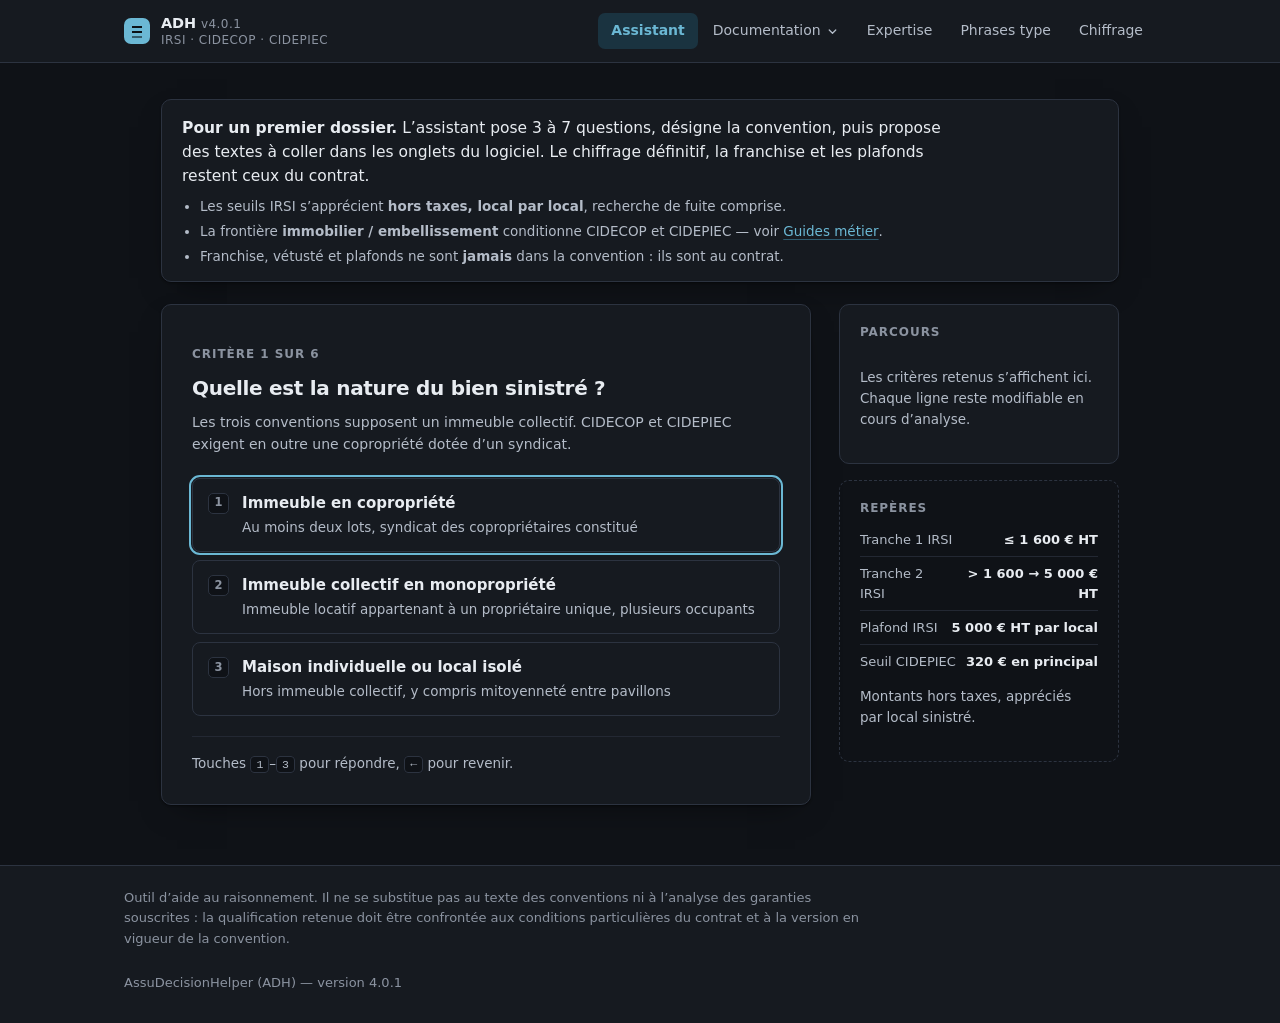
<file: index.html>
<!doctype html>
<html lang="fr">
  <head>
    <meta charset="utf-8" />
    <meta name="viewport" content="width=device-width, initial-scale=1" />
    <meta name="theme-color" content="#0f1217" />
    <title>ADH — AssuDecisionHelper · IRSI · CIDECOP · CIDEPIEC</title>
    <meta
      name="description"
      content="Aide les nouveaux experts à qualifier IRSI, CIDECOP ou CIDEPIEC, chiffrer l'assiette du dossier et coller les textes dans leur logiciel."
    />
    <link rel="stylesheet" href="assets/styles.css" />
  </head>
  <body>
    <header class="topbar">
      <div class="wrap topbar__inner">
        <a class="brand" href="index.html">
          <span class="brand__mark" aria-hidden="true"></span>
          <span class="brand__text">
            <strong>ADH <span class="brand__version" id="brand-version"></span></strong>
            <span>IRSI · CIDECOP · CIDEPIEC</span>
          </span>
        </a>
        <nav class="nav" id="nav-principal" aria-label="Navigation principale"></nav>
      </div>
    </header>

    <main class="wrap">
      <!-- ================= Assistant ================= -->
      <section id="view-assistant">
        <aside id="intro-novice" class="intro">
          <p>
            <strong>Pour un premier dossier.</strong> L’assistant pose 3 à 7 questions, désigne la convention, puis
            propose des textes à coller dans les onglets du logiciel. Le chiffrage définitif, la franchise et les
            plafonds restent ceux du contrat.
          </p>
          <ul>
            <li>Les seuils IRSI s’apprécient <strong>hors taxes, local par local</strong>, recherche de fuite comprise.</li>
            <li>
              La frontière <strong>immobilier / embellissement</strong> conditionne CIDECOP et CIDEPIEC — voir
              <button class="linkbtn" type="button" data-view="guides">Guides métier</button>.
            </li>
            <li>Franchise, vétusté et plafonds ne sont <strong>jamais</strong> dans la convention : ils sont au contrat.</li>
          </ul>
        </aside>
        <div class="layout">
          <div class="layout__main">
            <div id="stage" aria-live="polite"></div>
          </div>

          <aside class="layout__side" aria-label="Récapitulatif du parcours">
            <div class="panel">
              <div class="panel__head">
                <h2>Parcours</h2>
                <button id="reset" class="linkbtn" type="button" hidden>Réinitialiser</button>
              </div>
              <ol id="trail" class="trail"></ol>
              <p id="trail-empty" class="muted small">
                Les critères retenus s’affichent ici. Chaque ligne reste modifiable en cours d’analyse.
              </p>
            </div>

            <div class="panel panel--quiet">
              <h2>Repères</h2>
              <dl class="reperes">
                <div><dt>Tranche 1 IRSI</dt><dd>≤ 1 600 € HT</dd></div>
                <div><dt>Tranche 2 IRSI</dt><dd>&gt; 1 600 → 5 000 € HT</dd></div>
                <div><dt>Plafond IRSI</dt><dd>5 000 € HT par local</dd></div>
                <div><dt>Seuil CIDEPIEC</dt><dd>320 € en principal</dd></div>
              </dl>
              <p class="muted small">Montants hors taxes, appréciés par local sinistré.</p>
            </div>
          </aside>
        </div>
      </section>

      <!-- ================= Guides ================= -->
      <section id="view-guides" hidden>
        <div class="pagehead">
          <h1>Guides métier</h1>
          <p class="muted">
            Repères pour chiffrer l’assiette, qualifier immobilier / embellissements / mobilier, et ne pas confondre
            convention et contrat. Ces fiches n’augmentent pas les garanties souscrites.
          </p>
        </div>
        <div id="guides-toc" class="guide-toc"></div>
        <div id="guides" class="guides"></div>
      </section>

      <!-- ================= Fiches ================= -->
      <section id="view-fiches" hidden>
        <div class="pagehead">
          <h1>Fiches conventions</h1>
          <p class="muted">
            Périmètre, mécanisme et répartition de la charge pour chacune des conventions mobilisables en immeuble
            collectif.
          </p>
        </div>

        <div class="table-scroll">
          <table class="compare">
            <caption class="sr-only">Comparatif des trois conventions</caption>
            <thead>
              <tr>
                <th scope="col">Critère</th>
                <th scope="col">IRSI</th>
                <th scope="col">CIDECOP</th>
                <th scope="col">CIDEPIEC</th>
              </tr>
            </thead>
            <tbody>
              <tr>
                <th scope="row">Immeuble</th>
                <td>Collectif, copropriété ou monopropriété</td>
                <td>Copropriété</td>
                <td>Copropriété</td>
              </tr>
              <tr>
                <th scope="row">Périls</th>
                <td>Dégât des eaux, incendie</td>
                <td>Dégât des eaux</td>
                <td>Incendie, foudre, explosion, tempête, CatNat, vol, vandalisme, choc, attentat</td>
              </tr>
              <tr>
                <th scope="row">Montant</th>
                <td>≤ 5 000 € HT par local</td>
                <td>Au-delà du champ IRSI</td>
                <td>&gt; 320 € en principal</td>
              </tr>
              <tr>
                <th scope="row">Gestion</th>
                <td>Assureur gestionnaire unique</td>
                <td>Répartition par nature de dommage</td>
                <td>Répartition par nature de dommage</td>
              </tr>
              <tr>
                <th scope="row">Recours</th>
                <td>Abandonné en T1, ouvert en T2</td>
                <td>Renonciation réciproque</td>
                <td>Renonciation réciproque</td>
              </tr>
            </tbody>
          </table>
        </div>

        <div id="fiches" class="fiches"></div>
      </section>

      <!-- ================= Sources ================= -->
      <section id="view-sources" hidden>
        <div class="pagehead">
          <h1>Sources</h1>
          <p class="muted">
            Documents sur lesquels reposent les règles codées dans cet outil, et points que ces documents ne
            permettent pas de trancher. Liens vérifiés le <span id="date-consultation"></span>.
          </p>
        </div>
        <div id="reserves"></div>
        <div id="sources" class="sources"></div>
      </section>
    </main>

    <footer class="footer">
      <div class="wrap footer__inner">
        <p>
          Outil d’aide au raisonnement. Il ne se substitue pas au texte des conventions ni à l’analyse des garanties
          souscrites : la qualification retenue doit être confrontée aux conditions particulières du contrat et à la
          version en vigueur de la convention.
        </p>
        <p class="footer__meta" id="footer-version"></p>
      </div>
    </footer>

    <script src="assets/version.js"></script>
    <script src="assets/rules.js"></script>
    <script src="assets/sources.js"></script>
    <script src="assets/guides.js"></script>
    <script src="assets/textes.js"></script>
    <script src="assets/parcours.js"></script>
    <script src="assets/nav.js"></script>
    <script src="assets/app.js"></script>
  </body>
</html>
</file>
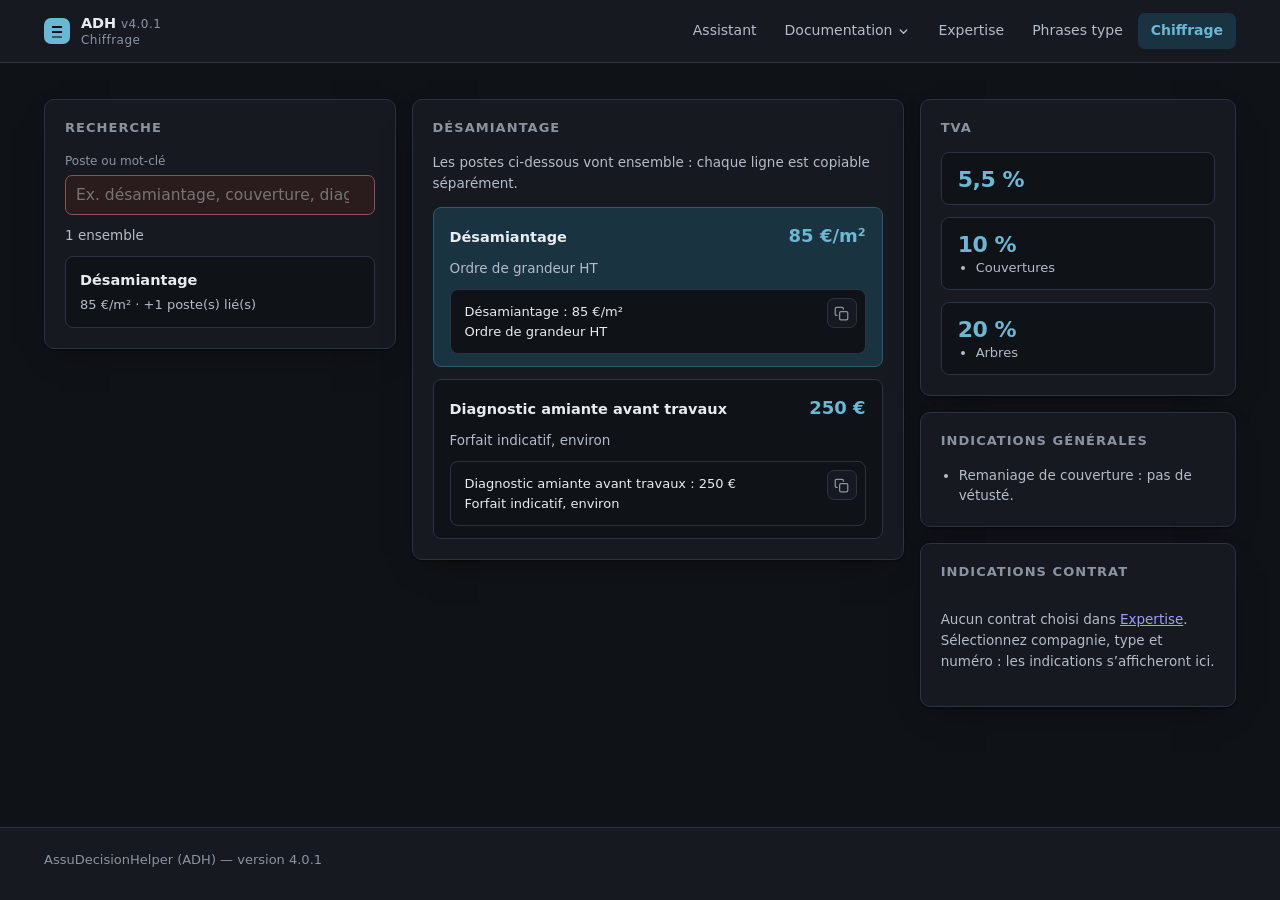
<file: chiffrage.html>
<!doctype html>
<html lang="fr">
  <head>
    <meta charset="utf-8" />
    <meta name="viewport" content="width=device-width, initial-scale=1" />
    <meta name="theme-color" content="#0f1217" />
    <title>ADH — Chiffrage</title>
    <meta
      name="description"
      content="Base de recherche de prix indicatifs : postes liés, TVA et règles de chiffrage."
    />
    <link rel="stylesheet" href="assets/styles.css" />
  </head>
  <body class="page-expertise page-chiffrage">
    <header class="topbar">
      <div class="wrap wrap--wide topbar__inner">
        <a class="brand" href="index.html">
          <span class="brand__mark" aria-hidden="true"></span>
          <span class="brand__text">
            <strong>ADH <span class="brand__version" id="brand-version"></span></strong>
            <span>Chiffrage</span>
          </span>
        </a>
        <nav class="nav" id="nav-principal" aria-label="Navigation principale"></nav>
      </div>
    </header>

    <main class="wrap wrap--wide">
      <p id="chf-erreur" class="exp-erreur" hidden></p>

      <div class="chf-layout">
        <section class="exp-card chf-recherche" aria-labelledby="titre-recherche">
          <h2 id="titre-recherche">Recherche</h2>
          <label class="field chf-recherche__champ">
            <span class="field__label">Poste ou mot-clé</span>
            <input
              id="chf-query"
              class="field__input saisie"
              type="search"
              placeholder="Ex. désamiantage, couverture, diagnostic…"
              autocomplete="off"
              spellcheck="false"
            />
          </label>
          <p id="chf-compteur" class="muted small chf-compteur" aria-live="polite"></p>
          <ul id="chf-resultats" class="chf-resultats" role="listbox" aria-label="Ensembles de postes"></ul>
        </section>

        <section class="exp-card chf-detail" aria-labelledby="titre-detail" hidden>
          <h2 id="titre-detail">Postes liés</h2>
          <p id="chf-detail-intro" class="muted small"></p>
          <div id="chf-postes" class="chf-postes"></div>
        </section>

        <aside class="chf-aide">
          <section class="exp-card" aria-labelledby="titre-tva">
            <h2 id="titre-tva">TVA</h2>
            <div id="chf-tva" class="exp-chiffrage__grille"></div>
          </section>
          <section class="exp-card" aria-labelledby="titre-indic">
            <h2 id="titre-indic">Indications générales</h2>
            <div id="chf-indic"></div>
          </section>
          <section class="exp-card chf-contrat" aria-labelledby="titre-contrat">
            <h2 id="titre-contrat">Indications contrat</h2>
            <p id="chf-contrat-ref" class="chf-contrat__ref muted small"></p>
            <div id="chf-contrat-corps"></div>
          </section>
        </aside>
      </div>
    </main>

    <footer class="footer">
      <div class="wrap wrap--wide footer__inner">
        <p class="footer__meta" id="footer-version"></p>
      </div>
    </footer>

    <script src="assets/version.js"></script>
    <script src="assets/nav.js"></script>
    <script src="assets/copie.js"></script>
    <script src="assets/contrat-actif.js"></script>
    <script src="assets/chiffrage-moteur.js"></script>
    <script src="assets/chiffrage.js"></script>
  </body>
</html>
</file>
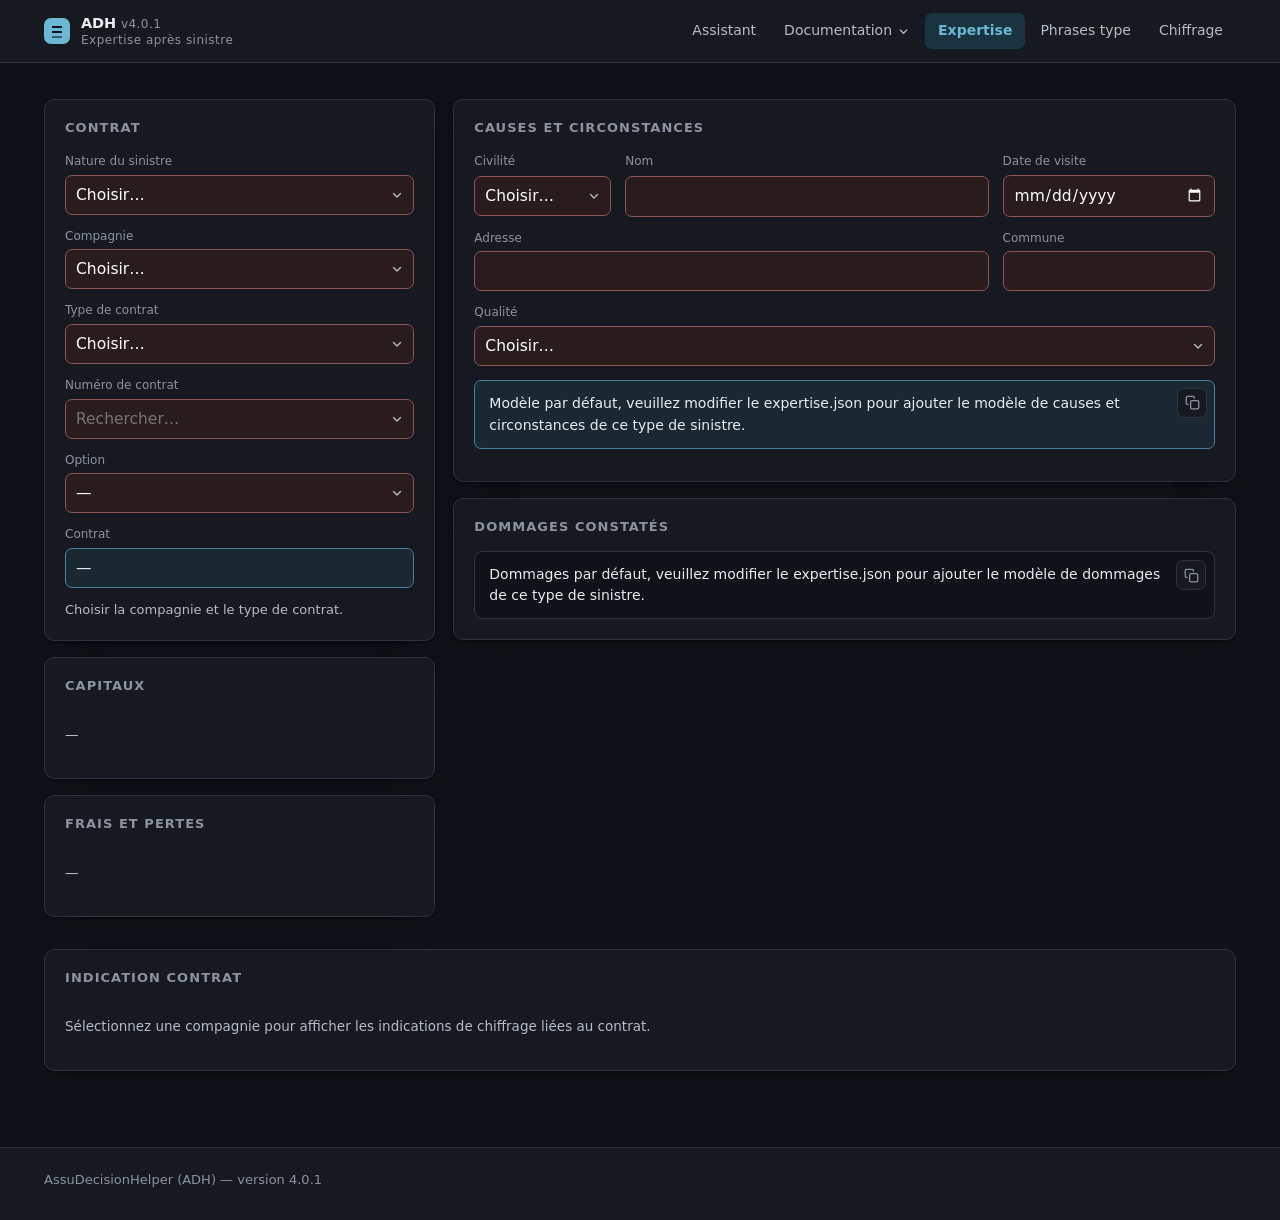
<file: expertise.html>
<!doctype html>
<html lang="fr">
  <head>
    <meta charset="utf-8" />
    <meta name="viewport" content="width=device-width, initial-scale=1" />
    <meta name="theme-color" content="#0f1217" />
    <title>ADH — Expertise · formulaire de dossier</title>
    <meta
      name="description"
      content="Formulaire d'expertise : capitaux, frais et textes de dossier calculés d'après la nature, la compagnie, le contrat et l'option."
    />
    <link rel="stylesheet" href="assets/styles.css" />
  </head>
  <body class="page-expertise">
    <header class="topbar">
      <div class="wrap wrap--wide topbar__inner">
        <a class="brand" href="index.html">
          <span class="brand__mark" aria-hidden="true"></span>
          <span class="brand__text">
            <strong>ADH <span class="brand__version" id="brand-version"></span></strong>
            <span>Expertise après sinistre</span>
          </span>
        </a>
        <nav class="nav" id="nav-principal" aria-label="Navigation principale"></nav>
      </div>
    </header>

    <main class="wrap wrap--wide">
      <p id="exp-erreur" class="exp-erreur" hidden></p>

      <div class="exp-layout">
        <div class="exp-col exp-col--fiche">
          <section class="exp-card" aria-labelledby="titre-contrat">
            <h2 id="titre-contrat">Contrat</h2>
            <div class="exp-grid">
              <div class="field">
                <span class="field__label">Nature du sinistre</span>
                <input type="hidden" id="exp-nature" />
                <div id="combo-nature"></div>
              </div>
              <div class="field">
                <span class="field__label">Compagnie</span>
                <input type="hidden" id="exp-compagnie" />
                <div id="combo-compagnie"></div>
              </div>
              <div class="field">
                <span class="field__label">Type de contrat</span>
                <input type="hidden" id="exp-type" />
                <div id="combo-type"></div>
              </div>
              <div class="field">
                <span class="field__label">Numéro de contrat</span>
                <input type="hidden" id="exp-numero" />
                <div id="combo-numero"></div>
              </div>
              <div class="field">
                <span class="field__label">Option</span>
                <input type="hidden" id="exp-option" />
                <div id="combo-option"></div>
              </div>
              <div class="field">
                <span class="field__label">Contrat</span>
                <output id="exp-libelle" class="field__input calcule">—</output>
              </div>
            </div>
            <p id="exp-motif" class="exp-motif" hidden></p>
          </section>

          <section class="exp-card" aria-labelledby="titre-capitaux">
            <h2 id="titre-capitaux">Capitaux</h2>
            <div id="exp-capitaux" class="exp-pile"></div>
          </section>

          <section class="exp-card" aria-labelledby="titre-frais">
            <h2 id="titre-frais">Frais et pertes</h2>
            <div id="exp-frais" class="exp-pile"></div>
          </section>
        </div>

        <div class="exp-col exp-col--textes">
          <section class="exp-card" aria-labelledby="titre-causes">
            <h2 id="titre-causes">Causes et circonstances</h2>
            <!-- Une seule grille de 10 colonnes : data-largeur donne à chaque
                 champ la place que son contenu réclame, et un champ masqué
                 laisse les autres se replacer. Les champs porteurs de
                 data-champ-modele n'apparaissent que si le modèle de la nature
                 choisie cite l'une de leurs variables. -->
            <div class="exp-champs">
              <div class="field" data-largeur="2">
                <span class="field__label">Civilité</span>
                <input type="hidden" id="exp-civilite" />
                <div id="combo-civilite"></div>
              </div>
              <label class="field" data-largeur="5">
                <span class="field__label">Nom</span>
                <input id="exp-nom" class="field__input saisie" />
              </label>
              <label class="field" data-largeur="3">
                <span class="field__label">Date de visite</span>
                <input id="exp-date" class="field__input saisie" type="date" />
              </label>

              <label class="field" data-largeur="7">
                <span class="field__label">Adresse</span>
                <input id="exp-adresse" class="field__input saisie" />
              </label>
              <label class="field" data-largeur="3">
                <span class="field__label">Commune</span>
                <input id="exp-commune" class="field__input saisie" />
              </label>

              <div class="field" data-largeur="10">
                <span class="field__label">Qualité</span>
                <input type="hidden" id="exp-qualite" />
                <div id="combo-qualite"></div>
              </div>
              <div class="field" data-largeur="4" data-champ-modele="typeBien" hidden>
                <span class="field__label">Type de bien</span>
                <input type="hidden" id="exp-bien" />
                <div id="combo-bien"></div>
              </div>

              <label class="field" data-largeur="3" data-champ-modele="dateSinistre periode" hidden>
                <span class="field__label">Sinistre du</span>
                <input id="exp-sinistre-debut" class="field__input saisie" type="date" />
              </label>
              <label class="field" data-largeur="3" data-champ-modele="periode" hidden>
                <span class="field__label">au (facultatif)</span>
                <input id="exp-sinistre-fin" class="field__input saisie" type="date" />
              </label>
              <label class="field" data-largeur="4" data-champ-modele="vitesseVent" hidden>
                <span class="field__label">Vent max. (km/h)</span>
                <input id="exp-vent" class="field__input saisie" inputmode="decimal" />
              </label>

              <!-- Cases des variantes du modèle actif : elles sont déclarées
                   dans le référentiel (modeles.<nature>.variantes), libellé
                   compris, et rendues ici. Une nouvelle variante ne demande
                   donc aucune retouche du HTML. Elles ouvrent la rangée : la
                   variante « Phénomène » écarte la tempête nommée, la coche se
                   lit donc avant le champ qu'elle fait disparaître. -->
              <div class="exp-cases" data-largeur="3" id="exp-variantes" hidden></div>
              <label class="field" data-largeur="4" data-champ-modele="tempete" hidden>
                <span class="field__label">Nom de la tempête</span>
                <input id="exp-tempete" class="field__input saisie" />
              </label>
              <div class="field" data-largeur="3" data-champ-modele="alentour" hidden>
                <span class="field__label">Dommages alentour</span>
                <input type="hidden" id="exp-alentour" />
                <div id="combo-alentour"></div>
              </div>
              <label class="field" data-largeur="4" data-champ-modele="appareil" hidden>
                <span class="field__label">Appareil sinistré</span>
                <input id="exp-appareil" class="field__input saisie" placeholder="la pompe à eau" />
              </label>
              <label class="field" data-largeur="3" data-champ-modele="marque" hidden>
                <span class="field__label">Marque</span>
                <input id="exp-marque" class="field__input saisie" />
              </label>
              <label class="field" data-largeur="3" data-champ-modele="modele" hidden>
                <span class="field__label">Modèle</span>
                <input id="exp-modele" class="field__input saisie" />
              </label>
              <label class="field" data-largeur="2" data-champ-modele="anneeAcquisition" hidden>
                <span class="field__label">Année d'acquisition</span>
                <input id="exp-annee-appareil" class="field__input saisie" inputmode="numeric" />
              </label>
              <label class="field" data-largeur="10" data-champ-modele="fonctionAppareil" hidden>
                <span class="field__label">Fonction de l'appareil</span>
                <textarea id="exp-fonction-appareil" class="field__input saisie" rows="2"></textarea>
              </label>
              <label class="field" data-largeur="5" data-champ-modele="entreprise" hidden>
                <span class="field__label">Entreprise (devis)</span>
                <input id="exp-entreprise" class="field__input saisie" />
              </label>
              <label class="field" data-largeur="3" data-champ-modele="heureSinistre" hidden>
                <span class="field__label">Heure du sinistre</span>
                <input id="exp-heure-sinistre" class="field__input saisie" placeholder="1 h du matin" />
              </label>
              <label class="field" data-largeur="7" data-champ-modele="pointFrappe" hidden>
                <span class="field__label">Point de frappe de la foudre</span>
                <input id="exp-point-frappe" class="field__input saisie" placeholder="la parabole installée sur la toiture de l'habitation" />
              </label>
            </div>
            <div id="exp-causes" class="exp-texte calcule"></div>
          </section>

          <section class="exp-card" aria-labelledby="titre-dommages">
            <h2 id="titre-dommages">Dommages constatés</h2>
            <div id="exp-dommages" class="exp-copies"></div>
          </section>
        </div>
      </div>

      <section class="exp-card exp-indic-contrat" aria-labelledby="titre-indic-contrat">
        <h2 id="titre-indic-contrat">Indication contrat</h2>
        <div id="exp-indic-contrat-corps"></div>
      </section>
    </main>

    <footer class="footer">
      <div class="wrap wrap--wide footer__inner">
        <p class="footer__meta" id="footer-version"></p>
      </div>
    </footer>

    <script src="assets/version.js"></script>
    <script src="assets/nav.js"></script>
    <script src="assets/copie.js"></script>
    <script src="assets/contrat-actif.js"></script>
    <script src="assets/chiffrage-moteur.js"></script>
    <script src="assets/expertise-moteur.js"></script>
    <script src="assets/expertise.js"></script>
  </body>
</html>
</file>
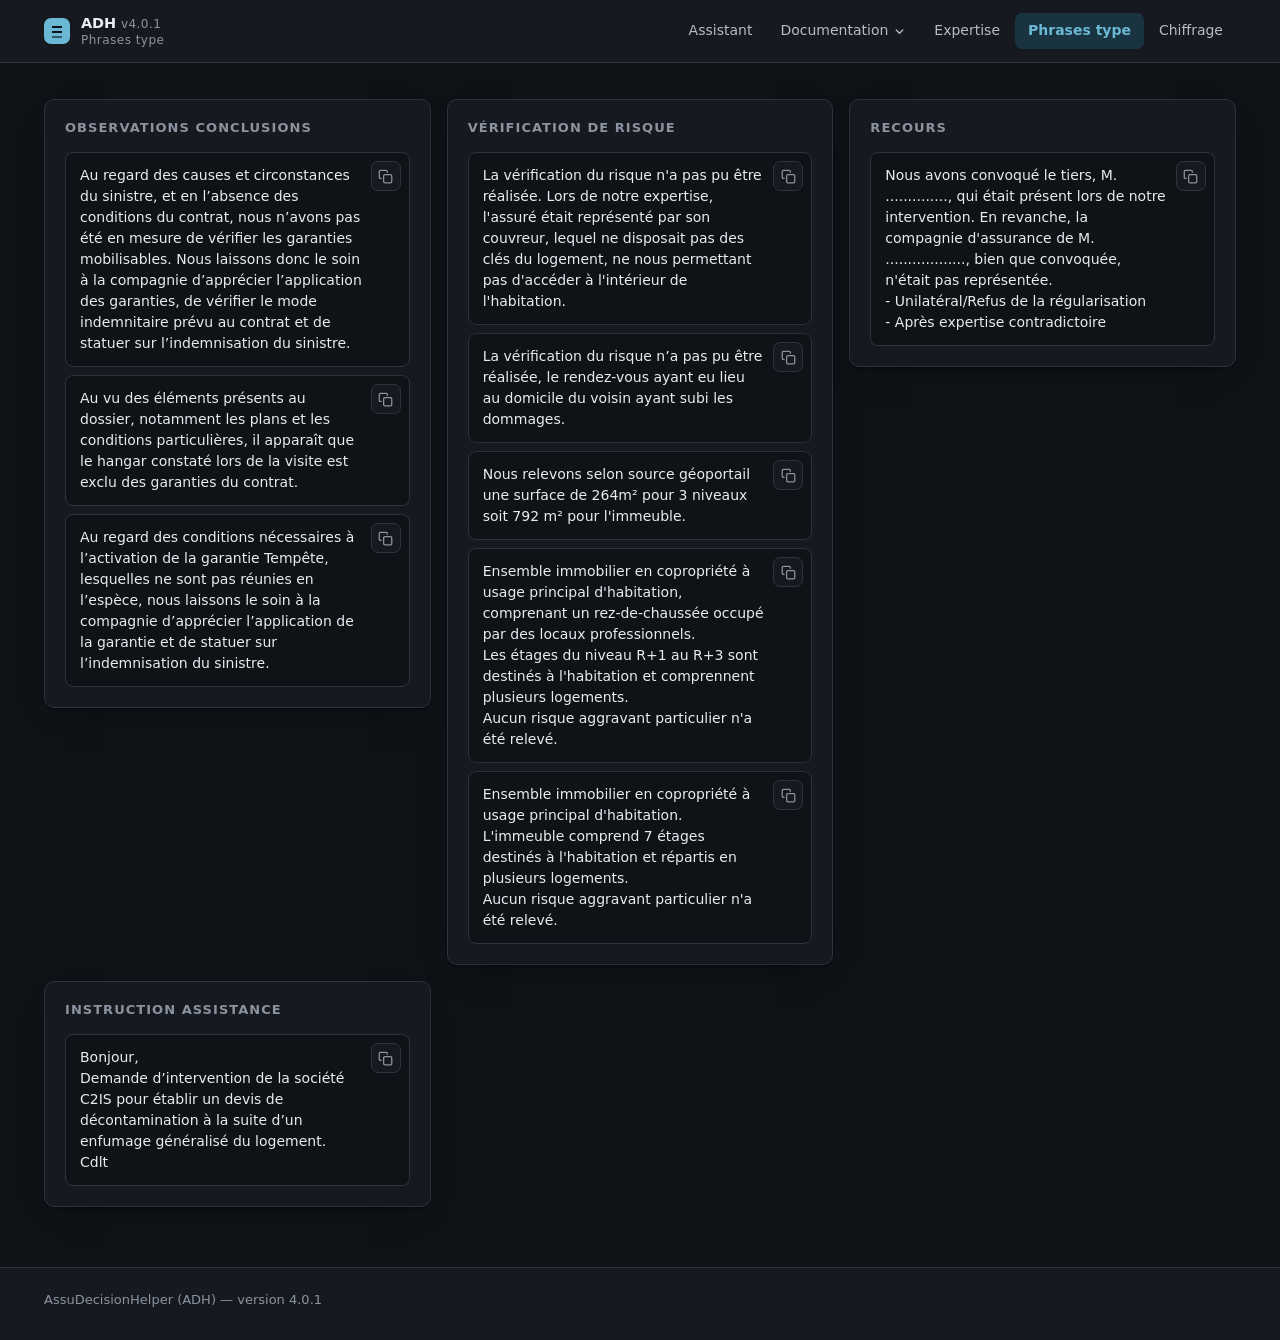
<file: phrases.html>
<!doctype html>
<html lang="fr">
  <head>
    <meta charset="utf-8" />
    <meta name="viewport" content="width=device-width, initial-scale=1" />
    <meta name="theme-color" content="#0f1217" />
    <title>ADH — Phrases type</title>
    <meta
      name="description"
      content="Phrases type de dossier : vérification de risque, observations et conclusions, recours, instruction assistance. Un clic copie la phrase."
    />
    <link rel="stylesheet" href="assets/styles.css" />
  </head>
  <body class="page-expertise">
    <header class="topbar">
      <div class="wrap wrap--wide topbar__inner">
        <a class="brand" href="index.html">
          <span class="brand__mark" aria-hidden="true"></span>
          <span class="brand__text">
            <strong>ADH <span class="brand__version" id="brand-version"></span></strong>
            <span>Phrases type</span>
          </span>
        </a>
        <nav class="nav" id="nav-principal" aria-label="Navigation principale"></nav>
      </div>
    </header>

    <main class="wrap wrap--wide">
      <p id="phr-erreur" class="exp-erreur" hidden></p>
      <div id="phr-sections" class="phrases-cols"></div>
    </main>

    <footer class="footer">
      <div class="wrap wrap--wide footer__inner">
        <p class="footer__meta" id="footer-version"></p>
      </div>
    </footer>

    <script src="assets/version.js"></script>
    <script src="assets/nav.js"></script>
    <script src="assets/copie.js"></script>
    <script src="assets/expertise-moteur.js"></script>
    <script src="assets/phrases.js"></script>
  </body>
</html>
</file>
<file: assets/styles.css>
/* ============================================================
   Aide à la décision conventionnelle — feuille de style
   Parti pris : sombre, sobre, dense en information mais aéré.
   ============================================================ */

:root {
  color-scheme: dark;

  --ink: #e8ecf1;
  --ink-soft: #b4bcc8;
  --ink-faint: #8b93a0;
  --line: #2c3340;
  --line-soft: #232833;
  --bg: #161a20;
  --bg-soft: #0f1217;
  --accent: #6bb8d4;
  --accent-soft: #1a3340;
  --accent-line: #2d5a6e;
  --accent-strong: #8ccce2;
  --on-accent: #0c1216;

  --irsi: #6bb8d4;
  --irsi-bg: #1a3340;
  --cidecop: #6ec9a8;
  --cidecop-bg: #17352c;
  --cidepiec: #e0b06a;
  --cidepiec-bg: #3a2c16;
  --neutre: #9aa3b0;
  --neutre-bg: #222830;

  --saisie-bg: #2a1c1c;
  --saisie-line: #8a5555;
  --calcule-bg: #1a2833;
  --calcule-line: #4a7fa3;
  --calcule-hover-bg: #213445;
  --calcule-hover-line: #6aa0c4;
  --ok-bg: #1c3328;
  --ok-line: #4a8a6e;
  --warn-bg: #332a16;
  --warn-line: #a08040;
  --warn-ink: #e0b06a;
  --danger-bg: #331c1c;
  --danger-line: #8a5555;
  --danger-ink: #e08a7a;
  --hover-lift: #1e242c;
  --callout-bg: #2a2518;
  --callout-line: #6a5a30;
  --callout-ink: #e0b06a;
  --callout-mark: #c4a04a;

  --radius: 10px;
  --shadow: 0 1px 2px rgba(0, 0, 0, 0.45), 0 12px 32px -16px rgba(0, 0, 0, 0.6);
}

* {
  box-sizing: border-box;
}

html {
  color-scheme: dark;
  -webkit-text-size-adjust: 100%;
}

body {
  margin: 0;
  min-height: 100vh;
  display: flex;
  flex-direction: column;
  background: var(--bg-soft);
  color: var(--ink);
  font-family: "Segoe UI", system-ui, -apple-system, "Helvetica Neue", Arial, sans-serif;
  font-size: 15.5px;
  line-height: 1.55;
  -webkit-font-smoothing: antialiased;
}

.wrap {
  max-width: 1080px;
  margin: 0 auto;
  padding: 0 24px;
}
.wrap--wide {
  max-width: 1240px;
}

.sr-only {
  position: absolute;
  width: 1px;
  height: 1px;
  overflow: hidden;
  clip: rect(0 0 0 0);
  white-space: nowrap;
}

.muted {
  color: var(--ink-soft);
}
.small {
  font-size: 13.5px;
}

/* ---------------- Barre supérieure ---------------- */

.topbar {
  background: var(--bg);
  border-bottom: 1px solid var(--line);
  position: sticky;
  top: 0;
  z-index: 10;
}

.topbar__inner {
  display: flex;
  align-items: center;
  justify-content: space-between;
  gap: 24px;
  min-height: 62px;
  flex-wrap: wrap;
}

.brand {
  display: flex;
  align-items: center;
  gap: 11px;
}

.brand__mark {
  width: 26px;
  height: 26px;
  border-radius: 7px;
  background: var(--accent);
  position: relative;
  flex: none;
}
.brand__mark::after {
  content: "";
  position: absolute;
  inset: 8px 8px auto 8px;
  height: 2px;
  background: var(--on-accent);
  box-shadow: 0 5px 0 var(--on-accent), 0 10px 0 color-mix(in srgb, var(--on-accent) 55%, transparent);
}

.brand__text {
  display: flex;
  flex-direction: column;
  line-height: 1.25;
}
.brand__text strong {
  font-size: 14.5px;
  font-weight: 600;
  letter-spacing: -0.01em;
}
.brand__text span {
  font-size: 12px;
  color: var(--ink-faint);
  letter-spacing: 0.04em;
}

a.brand {
  text-decoration: none;
  color: inherit;
}
a.tab {
  text-decoration: none;
}

/* Navigation principale : rendue par assets/nav.js, donc identique partout.
   Toutes les destinations portent la même classe .tab, qu'elles mènent à une
   autre page ou à une vue de l'assistant. */
.nav {
  display: flex;
  align-items: center;
  gap: 2px;
  flex-wrap: wrap;
  margin-left: auto;
}

.tab {
  appearance: none;
  border: 0;
  background: none;
  font: inherit;
  font-size: 14px;
  color: var(--ink-soft);
  padding: 7px 13px;
  border-radius: 7px;
  cursor: pointer;
  white-space: nowrap;
}
.tab:hover {
  background: var(--bg-soft);
  color: var(--ink);
}
.tab:focus-visible {
  outline: 2px solid var(--accent);
  outline-offset: -2px;
}
.tab.is-active {
  background: var(--accent-soft);
  color: var(--accent);
  font-weight: 600;
}

.nav__menu {
  position: relative;
}
.nav__declencheur {
  display: inline-flex;
  align-items: center;
  gap: 5px;
}
.nav__chevron {
  width: 13px;
  height: 13px;
  flex: none;
}
@media (prefers-reduced-motion: no-preference) {
  .nav__chevron {
    transition: transform 0.15s ease;
  }
}
.nav__menu.is-open .nav__chevron {
  transform: rotate(180deg);
}

.nav__liste {
  position: absolute;
  top: calc(100% + 6px);
  right: 0;
  z-index: 20;
  min-width: 250px;
  margin: 0;
  padding: 5px;
  list-style: none;
  background: var(--bg);
  border: 1px solid var(--line);
  border-radius: 9px;
  box-shadow: var(--shadow);
}
/* Une entrée de menu est un bouton sur l'assistant et un lien ailleurs : sans
   la remise à plat que porte .tab, le bouton garderait l'habillage natif et le
   lien son soulignement, et les deux pages n'auraient pas le même menu. */
.nav__item {
  display: grid;
  gap: 1px;
  width: 100%;
  text-align: left;
  white-space: normal;
  padding: 8px 11px;
}
.nav__item:hover,
.nav__item:focus-visible {
  background: var(--bg-soft);
}
.nav__item.is-active {
  background: var(--accent-soft);
}
.nav__item-titre {
  font-size: 14px;
  color: var(--ink);
}
.nav__item.is-active .nav__item-titre {
  color: var(--accent);
}
.nav__item-apercu {
  font-size: 12px;
  color: var(--ink-faint);
  font-weight: 400;
}

/* ---------------- Mise en page ---------------- */

/* Sélecteur composé : main porte aussi .wrap, dont le padding l'emporterait
   sur un simple sélecteur de type et écraserait le retrait vertical. */
main.wrap {
  flex: 1;
  padding: 36px 24px 60px;
}

.layout {
  display: grid;
  grid-template-columns: minmax(0, 1fr) 280px;
  gap: 28px;
  align-items: start;
}

@media (max-width: 880px) {
  .layout {
    grid-template-columns: minmax(0, 1fr);
  }
  .layout__side {
    order: -1;
  }
}

.pagehead {
  margin-bottom: 26px;
}
.pagehead h1 {
  font-size: 22px;
  font-weight: 600;
  letter-spacing: -0.015em;
  margin: 0 0 6px;
}
.pagehead p {
  margin: 0;
  max-width: 62ch;
}

/* ---------------- Carte de question ---------------- */

.card {
  background: var(--bg);
  border: 1px solid var(--line);
  border-radius: var(--radius);
  box-shadow: var(--shadow);
  padding: 28px 30px 30px;
}

.step {
  font-size: 12px;
  font-weight: 600;
  letter-spacing: 0.08em;
  text-transform: uppercase;
  color: var(--ink-faint);
  margin-bottom: 10px;
}

.question {
  font-size: 20px;
  font-weight: 600;
  letter-spacing: -0.015em;
  margin: 0 0 8px;
}

.hint {
  margin: 0 0 22px;
  color: var(--ink-soft);
  font-size: 14px;
  max-width: 66ch;
}

.options {
  display: grid;
  gap: 8px;
}

.option {
  display: flex;
  align-items: flex-start;
  gap: 13px;
  width: 100%;
  text-align: left;
  font: inherit;
  color: inherit;
  background: var(--bg);
  border: 1px solid var(--line);
  border-radius: 8px;
  padding: 13px 15px;
  cursor: pointer;
  transition: border-color 0.12s, background 0.12s, box-shadow 0.12s;
}
.option:hover {
  border-color: var(--accent-line);
  background: var(--hover-lift);
}
.option:focus-visible {
  outline: 2px solid var(--accent);
  outline-offset: 1px;
}

.option__key {
  flex: none;
  width: 21px;
  height: 21px;
  border-radius: 5px;
  background: var(--bg-soft);
  border: 1px solid var(--line);
  color: var(--ink-faint);
  font-size: 11.5px;
  font-weight: 600;
  display: grid;
  place-items: center;
  margin-top: 1px;
}
.option:hover .option__key {
  background: var(--accent-soft);
  border-color: var(--accent-line);
  color: var(--accent);
}
.option--hinted {
  border-color: var(--accent);
  background: var(--accent-soft);
  box-shadow: 0 0 0 1px var(--accent-line);
}
.option--hinted .option__key {
  background: var(--accent);
  border-color: var(--accent);
  color: var(--on-accent);
}

.option__body {
  min-width: 0;
}
.option__label {
  font-weight: 550;
  font-size: 15px;
}
.option__hint {
  color: var(--ink-soft);
  font-size: 13.5px;
  margin-top: 2px;
}

.cardfoot {
  margin-top: 20px;
  padding-top: 16px;
  border-top: 1px solid var(--line-soft);
  display: flex;
  gap: 16px;
  align-items: center;
  flex-wrap: wrap;
}

.kbd {
  font-family: ui-monospace, "Cascadia Mono", Consolas, monospace;
  font-size: 11.5px;
  background: var(--bg-soft);
  border: 1px solid var(--line);
  border-radius: 4px;
  padding: 1px 5px;
  color: var(--ink-soft);
}

.linkbtn {
  appearance: none;
  border: 0;
  background: none;
  font: inherit;
  font-size: 13.5px;
  color: var(--accent);
  cursor: pointer;
  padding: 0;
  text-decoration: underline;
  text-decoration-color: var(--accent-line);
  text-underline-offset: 3px;
}
.linkbtn:hover {
  text-decoration-color: currentColor;
}

.btn {
  appearance: none;
  font: inherit;
  font-size: 14px;
  border: 1px solid var(--line);
  background: var(--bg);
  color: var(--ink);
  border-radius: 7px;
  padding: 8px 14px;
  cursor: pointer;
}
.btn:hover {
  border-color: var(--accent-line);
  background: var(--hover-lift);
}
.btn--primary {
  background: var(--accent);
  border-color: var(--accent);
  color: var(--on-accent);
}
.btn--primary:hover {
  background: var(--accent-strong);
  border-color: var(--accent-strong);
}
.btn--tiny {
  font-size: 12.5px;
  padding: 4px 10px;
}

/* ---------------- Panneau latéral ---------------- */

.panel {
  background: var(--bg);
  border: 1px solid var(--line);
  border-radius: var(--radius);
  padding: 18px 20px 20px;
  margin-bottom: 16px;
}
.panel--quiet {
  background: transparent;
  border-style: dashed;
}
.panel h2 {
  font-size: 12px;
  font-weight: 600;
  letter-spacing: 0.08em;
  text-transform: uppercase;
  color: var(--ink-faint);
  margin: 0 0 12px;
}
.panel__head {
  display: flex;
  align-items: baseline;
  justify-content: space-between;
  gap: 12px;
}
.panel__head h2 {
  margin-bottom: 12px;
}

.trail {
  list-style: none;
  margin: 0;
  padding: 0;
  display: grid;
  gap: 2px;
}
.trail:empty {
  display: none;
}

.trail__item {
  display: block;
  width: 100%;
  text-align: left;
  font: inherit;
  background: none;
  border: 0;
  border-left: 2px solid var(--line);
  padding: 5px 0 6px 12px;
  cursor: pointer;
  border-radius: 0 5px 5px 0;
}
.trail__item:hover {
  background: var(--bg-soft);
  border-left-color: var(--accent);
}
.trail__item dl {
  margin: 0;
}
.trail__item dt {
  font-size: 11.5px;
  color: var(--ink-faint);
  letter-spacing: 0.01em;
}
.trail__item dd {
  margin: 0;
  font-size: 13.5px;
  font-weight: 550;
  color: var(--ink);
}

.reperes {
  margin: 0 0 10px;
  display: grid;
  gap: 7px;
}
.reperes > div {
  display: flex;
  justify-content: space-between;
  gap: 10px;
  font-size: 13px;
  padding-bottom: 6px;
  border-bottom: 1px solid var(--line-soft);
}
.reperes > div:last-child {
  border-bottom: 0;
  padding-bottom: 0;
}
.reperes dt {
  color: var(--ink-soft);
}
.reperes dd {
  margin: 0;
  font-variant-numeric: tabular-nums;
  font-weight: 550;
  text-align: right;
}

/* ---------------- Résultat ---------------- */

.result {
  background: var(--bg);
  border: 1px solid var(--line);
  border-radius: var(--radius);
  box-shadow: var(--shadow);
  overflow: hidden;
}

/* La carte reçoit le focus au rendu pour les lecteurs d'écran : pas d'anneau visible. */
.result:focus {
  outline: none;
}

.result__head {
  padding: 24px 30px 22px;
  border-bottom: 1px solid var(--line-soft);
  border-top: 3px solid var(--tone, var(--accent));
  background: var(--tone-bg, var(--accent-soft));
}

.result__eyebrow {
  display: flex;
  align-items: center;
  gap: 9px;
  margin-bottom: 8px;
}
.result__code {
  font-size: 12px;
  font-weight: 700;
  letter-spacing: 0.1em;
  text-transform: uppercase;
  color: var(--tone, var(--accent));
}
.badge {
  font-size: 11.5px;
  font-weight: 600;
  padding: 2px 8px;
  border-radius: 20px;
  background: color-mix(in srgb, var(--bg) 75%, transparent);
  border: 1px solid var(--tone-line, var(--accent-line));
  color: var(--tone, var(--accent));
}

.result__title {
  font-size: 21px;
  font-weight: 600;
  letter-spacing: -0.018em;
  margin: 0 0 3px;
}
.result__sub {
  margin: 0 0 12px;
  font-size: 13.5px;
  color: var(--ink-soft);
}
.result__lead {
  margin: 0;
  font-size: 15px;
  max-width: 70ch;
}

.result__body {
  padding: 24px 30px 8px;
}

.block {
  padding-bottom: 22px;
  margin-bottom: 22px;
  border-bottom: 1px solid var(--line-soft);
}
.block:last-child {
  border-bottom: 0;
}
.block > h3 {
  font-size: 12px;
  font-weight: 600;
  letter-spacing: 0.08em;
  text-transform: uppercase;
  color: var(--ink-faint);
  margin: 0 0 10px;
}
.block p {
  margin: 0 0 8px;
  max-width: 74ch;
}
.block p:last-child {
  margin-bottom: 0;
}

.list {
  margin: 0;
  padding-left: 0;
  list-style: none;
  display: grid;
  gap: 7px;
  max-width: 74ch;
}
.list li {
  position: relative;
  padding-left: 18px;
}
.list li::before {
  content: "";
  position: absolute;
  left: 3px;
  top: 0.62em;
  width: 5px;
  height: 5px;
  border-radius: 50%;
  background: var(--accent-line);
}

.list--num {
  counter-reset: s;
}
.list--num li {
  padding-left: 26px;
  counter-increment: s;
}
.list--num li::before {
  content: counter(s);
  background: var(--bg-soft);
  border: 1px solid var(--line);
  color: var(--ink-soft);
  width: 18px;
  height: 18px;
  border-radius: 5px;
  top: 0.18em;
  left: 0;
  font-size: 11px;
  font-weight: 600;
  display: grid;
  place-items: center;
  line-height: 1;
}

.callout {
  background: var(--callout-bg);
  border: 1px solid var(--callout-line);
  border-radius: 8px;
  padding: 14px 16px;
}
.callout > h3 {
  color: var(--callout-ink);
}
.callout .list li::before {
  background: var(--callout-mark);
}

.spotlight {
  display: flex;
  align-items: center;
  gap: 12px;
  background: var(--bg-soft);
  border: 1px solid var(--line);
  border-radius: 8px;
  padding: 14px 16px;
}
.spotlight__label {
  font-size: 11.5px;
  font-weight: 600;
  letter-spacing: 0.07em;
  text-transform: uppercase;
  color: var(--ink-faint);
  flex: none;
}
.spotlight__value {
  font-weight: 600;
  font-size: 15px;
}
@media (max-width: 620px) {
  .spotlight {
    flex-direction: column;
    align-items: flex-start;
    gap: 4px;
  }
}

.result__foot {
  padding: 18px 30px 22px;
  border-top: 1px solid var(--line-soft);
  background: var(--bg);
  display: flex;
  gap: 10px;
  flex-wrap: wrap;
}

/* ---------------- Fiches ---------------- */

.fiches {
  display: grid;
  gap: 16px;
  margin-top: 26px;
}

.fiche {
  background: var(--bg);
  border: 1px solid var(--line);
  border-left: 3px solid var(--tone, var(--accent));
  border-radius: var(--radius);
  padding: 22px 26px 24px;
}
.fiche__code {
  font-size: 12px;
  font-weight: 700;
  letter-spacing: 0.1em;
  text-transform: uppercase;
  color: var(--tone, var(--accent));
}
.fiche h2 {
  font-size: 18px;
  font-weight: 600;
  letter-spacing: -0.015em;
  margin: 4px 0 2px;
  text-transform: none;
  color: var(--ink);
}
.fiche__nom {
  font-size: 13.5px;
  color: var(--ink-soft);
  margin: 0 0 10px;
}
.fiche__lead {
  margin: 0 0 18px;
  max-width: 76ch;
}
.fiche__grid {
  display: grid;
  gap: 18px;
}
@media (min-width: 760px) {
  .fiche__grid {
    grid-template-columns: repeat(auto-fit, minmax(240px, 1fr));
  }
}
.fiche__grid h3 {
  font-size: 12px;
  font-weight: 600;
  letter-spacing: 0.08em;
  text-transform: uppercase;
  color: var(--ink-faint);
  margin: 0 0 8px;
}

/* ---------------- Comparatif ---------------- */

.table-scroll {
  overflow-x: auto;
  border: 1px solid var(--line);
  border-radius: var(--radius);
  background: var(--bg);
}

.compare {
  border-collapse: collapse;
  width: 100%;
  min-width: 720px;
  font-size: 13.5px;
}
.compare th,
.compare td {
  text-align: left;
  padding: 11px 16px;
  border-bottom: 1px solid var(--line-soft);
  vertical-align: top;
}
.compare thead th {
  font-size: 11.5px;
  letter-spacing: 0.07em;
  text-transform: uppercase;
  color: var(--ink-faint);
  background: var(--bg-soft);
  font-weight: 600;
  white-space: nowrap;
}
.compare tbody th {
  color: var(--ink-soft);
  font-weight: 550;
  white-space: nowrap;
  width: 1%;
}
.compare tbody tr:last-child th,
.compare tbody tr:last-child td {
  border-bottom: 0;
}

/* ---------------- Sources ---------------- */

.reserves {
  background: var(--callout-bg);
  border: 1px solid var(--callout-line);
  border-radius: var(--radius);
  padding: 20px 24px 22px;
  margin-bottom: 30px;
}
.reserves h2 {
  font-size: 12px;
  font-weight: 600;
  letter-spacing: 0.08em;
  text-transform: uppercase;
  color: var(--callout-ink);
  margin: 0 0 14px;
}
.reserves__list {
  margin: 0;
  display: grid;
  gap: 12px;
}
@media (min-width: 780px) {
  /* Terme à gauche, portée de la réserve à droite. */
  .reserves__list {
    grid-template-columns: minmax(150px, 0.45fr) 1fr;
    gap: 13px 24px;
  }
}
.reserves__list dt {
  font-weight: 600;
  font-size: 14px;
}
.reserves__list dd {
  margin: 2px 0 0;
  font-size: 13.5px;
  color: var(--ink-soft);
}

.sources {
  display: grid;
  gap: 30px;
}

.srcgroup__titre {
  font-size: 12px;
  font-weight: 600;
  letter-spacing: 0.08em;
  text-transform: uppercase;
  color: var(--ink-faint);
  margin: 0 0 8px;
  padding-bottom: 8px;
  border-bottom: 1px solid var(--line);
}
.srcgroup__intro {
  margin: 0 0 16px;
  font-size: 13.5px;
  color: var(--ink-soft);
  max-width: 80ch;
}

.srclist {
  list-style: none;
  margin: 0;
  padding: 0;
  display: grid;
  gap: 12px;
}

.src {
  background: var(--bg);
  border: 1px solid var(--line);
  border-radius: 8px;
  padding: 15px 18px 16px;
}
.src--manquant {
  background: transparent;
  border-style: dashed;
}

.src__titre {
  font-size: 15px;
  font-weight: 600;
  color: var(--accent);
  text-decoration: none;
  border-bottom: 1px solid var(--accent-line);
  padding-bottom: 1px;
}
a.src__titre:hover {
  border-bottom-color: var(--accent);
}
.src--manquant .src__titre {
  color: var(--ink-soft);
  border-bottom: 0;
}

.src__meta {
  margin: 3px 0 0;
  font-size: 13px;
  color: var(--ink-faint);
}
.src__format {
  font-variant-numeric: tabular-nums;
}
.src__note {
  margin: 9px 0 0;
  font-size: 13.5px;
  color: var(--ink-soft);
  max-width: 84ch;
}
.src__url {
  margin: 9px 0 0;
  font-family: ui-monospace, "Cascadia Mono", Consolas, monospace;
  font-size: 11.5px;
  color: var(--ink-faint);
  word-break: break-all;
}

/* ---------------- Accueil novice ---------------- */

.intro {
  background: var(--bg);
  border: 1px solid var(--line);
  border-radius: var(--radius);
  padding: 16px 20px 14px;
  margin-bottom: 22px;
  box-shadow: var(--shadow);
}
.intro p {
  margin: 0 0 8px;
  max-width: 78ch;
}
.intro ul {
  margin: 0;
  padding-left: 18px;
  color: var(--ink-soft);
  font-size: 13.5px;
  display: grid;
  gap: 4px;
}
.intro .linkbtn {
  font-size: inherit;
}

.hint-link {
  display: inline-block;
  margin: -12px 0 18px;
  font-size: 13.5px;
}

/* ---------------- Saisie du montant ---------------- */

.montant-aide {
  display: grid;
  gap: 6px;
  margin: 0 0 18px;
  padding: 14px 16px;
  background: var(--bg-soft);
  border: 1px dashed var(--line);
  border-radius: 8px;
}
.montant-aide__label {
  font-size: 12px;
  font-weight: 600;
  letter-spacing: 0.06em;
  text-transform: uppercase;
  color: var(--ink-faint);
}
.montant-aide__input {
  font: inherit;
  font-variant-numeric: tabular-nums;
  width: 100%;
  max-width: 220px;
  border: 1px solid var(--line);
  border-radius: 7px;
  padding: 8px 10px;
  background: var(--bg);
}
.montant-aide__input:focus {
  outline: 2px solid var(--accent);
  outline-offset: 1px;
}
.montant-aide__lecture {
  margin: 2px 0 0;
}

/* ---------------- Dossier / textes à coller ---------------- */

.dossier,
.textes {
  padding: 22px 30px;
  border-top: 1px solid var(--line-soft);
}
.dossier h3,
.textes__head h3 {
  font-size: 12px;
  font-weight: 600;
  letter-spacing: 0.08em;
  text-transform: uppercase;
  color: var(--ink-faint);
  margin: 0 0 6px;
}
.dossier__grid {
  display: grid;
  gap: 12px;
  margin-top: 12px;
}
@media (min-width: 640px) {
  .dossier__grid {
    grid-template-columns: 1fr 1fr;
  }
}
.field {
  display: grid;
  gap: 4px;
}
/* display: grid ci-dessus l'emporterait sur la feuille du navigateur : sans
   cette règle, un champ masqué par l'attribut hidden resterait affiché. */
.field[hidden] {
  display: none;
}
.field__label {
  font-size: 12px;
  color: var(--ink-faint);
}
.field__input {
  font: inherit;
  border: 1px solid var(--line);
  border-radius: 7px;
  padding: 7px 10px;
  background: var(--bg);
  width: 100%;
}
.field__input:focus {
  outline: 2px solid var(--accent);
  outline-offset: 1px;
}

.textes__head {
  margin-bottom: 14px;
}
.texte {
  border: 1px solid var(--line);
  border-radius: 8px;
  margin-bottom: 10px;
  overflow: hidden;
  background: var(--bg-soft);
}
.texte:last-child {
  margin-bottom: 0;
}
.texte__barre {
  display: flex;
  justify-content: space-between;
  align-items: center;
  gap: 12px;
  padding: 8px 12px;
  background: var(--bg);
  border-bottom: 1px solid var(--line-soft);
}
.texte__barre h4 {
  margin: 0;
  font-size: 13.5px;
  font-weight: 600;
}
.texte__corps {
  margin: 0;
  padding: 12px 14px 14px;
  font-family: inherit;
  font-size: 13.5px;
  line-height: 1.5;
  white-space: pre-wrap;
  max-width: none;
}

/* ---------------- Guides métier ---------------- */

.guide-toc {
  display: flex;
  flex-wrap: wrap;
  gap: 8px;
  margin-bottom: 22px;
}
.guide-toc__item {
  font-size: 13.5px;
  color: var(--accent);
  text-decoration: none;
  border: 1px solid var(--accent-line);
  background: var(--accent-soft);
  border-radius: 20px;
  padding: 5px 12px;
}
.guide-toc__item:hover {
  border-color: var(--accent);
}

.guides {
  display: grid;
  gap: 16px;
}
.guide {
  background: var(--bg);
  border: 1px solid var(--line);
  border-radius: var(--radius);
  padding: 22px 26px 24px;
  scroll-margin-top: 80px;
}
.guide h2 {
  font-size: 18px;
  font-weight: 600;
  letter-spacing: -0.015em;
  margin: 0 0 8px;
  text-transform: none;
  color: var(--ink);
}
.guide__chapo {
  margin: 0 0 18px;
  max-width: 76ch;
  color: var(--ink-soft);
}
.guide__sec {
  margin-top: 18px;
}
.guide__sec h3 {
  font-size: 12px;
  font-weight: 600;
  letter-spacing: 0.08em;
  text-transform: uppercase;
  color: var(--ink-faint);
  margin: 0 0 8px;
}
.guide .table-scroll {
  margin: 4px 0 8px;
}

/* ---------------- Expertise (formulaire) ---------------- */

.exp-erreur {
  background: var(--danger-bg);
  border: 1px solid var(--danger-line);
  color: var(--danger-ink);
  border-radius: var(--radius);
  padding: 12px 16px;
  margin-bottom: 18px;
}

.exp-layout {
  display: grid;
  gap: 18px;
}
@media (min-width: 960px) {
  .exp-layout {
    grid-template-columns: minmax(280px, 1fr) minmax(0, 2fr);
    align-items: start;
  }
  .exp-col--fiche {
    z-index: 3;
  }
}

.exp-card {
  background: var(--bg);
  border: 1px solid var(--line);
  border-radius: var(--radius);
  box-shadow: var(--shadow);
  padding: 18px 20px 20px;
  margin-bottom: 16px;
  overflow: visible;
}
.exp-card h2 {
  font-size: 13px;
  font-weight: 650;
  letter-spacing: 0.08em;
  text-transform: uppercase;
  color: var(--ink-faint);
  margin: 0 0 14px;
}
.exp-card__head {
  display: flex;
  justify-content: space-between;
  align-items: center;
  gap: 12px;
  margin-bottom: 14px;
}
.exp-card__head h2 {
  margin: 0;
}

/* Grille des causes et circonstances : 10 colonnes, chaque champ déclarant sa
   largeur en HTML via data-largeur. Sous 760 px on retombe à deux colonnes et
   les largeurs ne s'appliquent plus, sinon un champ de 2/10 serait illisible. */
.exp-champs {
  display: grid;
  gap: 12px 14px;
  margin-bottom: 14px;
  grid-template-columns: repeat(2, minmax(0, 1fr));
}
@media (min-width: 760px) {
  .exp-champs {
    grid-template-columns: repeat(10, minmax(0, 1fr));
  }
  /* Échelle complète : toute valeur de 1 à 10 a sa règle, pour qu’un
     data-largeur écrit à la main ne puisse jamais rester sans effet. */
  .exp-champs > [data-largeur='1'] {
    grid-column: span 1;
  }
  .exp-champs > [data-largeur='2'] {
    grid-column: span 2;
  }
  .exp-champs > [data-largeur='3'] {
    grid-column: span 3;
  }
  .exp-champs > [data-largeur='4'] {
    grid-column: span 4;
  }
  .exp-champs > [data-largeur='5'] {
    grid-column: span 5;
  }
  .exp-champs > [data-largeur='6'] {
    grid-column: span 6;
  }
  .exp-champs > [data-largeur='7'] {
    grid-column: span 7;
  }
  .exp-champs > [data-largeur='8'] {
    grid-column: span 8;
  }
  .exp-champs > [data-largeur='9'] {
    grid-column: span 9;
  }
  .exp-champs > [data-largeur='10'] {
    grid-column: span 10;
  }
}
@media (max-width: 460px) {
  .exp-champs {
    grid-template-columns: minmax(0, 1fr);
  }
}

/* Cases des variantes de modèle. Elles partagent la rangée des champs voisins
   mais n'ont pas d'étiquette au-dessus : sans align-self, la coche se
   retrouverait à hauteur du libellé « Nom de la tempête » et non de sa saisie.
   D'où la boîte verticale d'un .field__input — mêmes marges, cadre transparent
   — collée en bas de la cellule : la coche tombe alors sur la ligne de saisie.
   Comme .field, il faut aussi rendre l'attribut hidden à nouveau décisif. */
.exp-cases {
  display: flex;
  flex-wrap: wrap;
  align-items: center;
  gap: 8px 20px;
  align-self: end;
  padding: 7px 0;
  border: 1px solid transparent;
}
.exp-cases[hidden] {
  display: none;
}
.exp-case {
  display: inline-flex;
  align-items: center;
  gap: 8px;
  font-size: 13px;
  cursor: pointer;
}
.exp-case input {
  width: 16px;
  height: 16px;
  margin: 0;
  accent-color: var(--accent);
}
.exp-case input:focus-visible {
  outline: 2px solid var(--accent);
  outline-offset: 1px;
}

.exp-grid {
  display: grid;
  gap: 12px;
  margin-bottom: 12px;
}

.saisie {
  border-color: var(--saisie-line) !important;
  background: var(--saisie-bg) !important;
}

.combo {
  position: relative;
  display: block;
}
.combo.is-open {
  z-index: 50;
}
.combo__input {
  width: 100%;
  padding-right: 34px;
}
.combo__chevron {
  position: absolute;
  top: 0;
  right: 0;
  width: 34px;
  height: 100%;
  border: 0;
  background: transparent;
  color: var(--ink-soft);
  cursor: pointer;
  padding: 0;
  display: grid;
  place-items: center;
}
.combo__chevron svg {
  width: 14px;
  height: 14px;
  display: block;
  transition: transform 0.12s ease;
}
.combo.is-open .combo__chevron svg {
  transform: rotate(180deg);
}
.combo__list {
  position: absolute;
  left: 0;
  right: 0;
  top: calc(100% + 4px);
  z-index: 40;
  max-height: 240px;
  overflow: auto;
  margin: 0;
  padding: 4px;
  list-style: none;
  background: var(--bg);
  border: 1px solid var(--line);
  border-radius: 8px;
  box-shadow: var(--shadow);
}
.combo__item {
  padding: 8px 10px;
  border-radius: 6px;
  cursor: pointer;
  font-size: 14px;
}
.combo__item:hover,
.combo__item.is-active {
  background: var(--accent-soft);
}
.combo__item.is-selected {
  font-weight: 600;
  color: var(--accent);
}
.combo__vide {
  padding: 8px 10px;
  color: var(--ink-faint);
  font-size: 13.5px;
}

/* Champ calculé : bleu, et copiable d'un clic sur toute sa surface, comme une
   carte de la page Phrases type. Pas de !important : .calcule est déclarée
   après .field__input, elle l'emporte déjà — et les classes d'état pourraient
   sinon ne plus rien peser. */
.calcule,
output.calcule {
  display: block;
  border-color: var(--calcule-line);
  background: var(--calcule-bg);
  min-height: 38px;
  white-space: pre-wrap;
}
.calcule-wrap {
  position: relative;
}
.calcule-wrap.has-texte {
  cursor: pointer;
}
.calcule-wrap.has-texte:hover .calcule {
  border-color: var(--calcule-hover-line);
  background: var(--calcule-hover-bg);
}
.calcule-wrap.is-copie .calcule {
  border-color: var(--ok-line);
  background: var(--ok-bg);
}
.calcule-wrap.is-echec .calcule {
  border-color: var(--danger-line);
  background: var(--danger-bg);
}
/* Place réservée au bouton (30 px + 5 px de marge) pour que le texte ne passe
   pas dessous. */
.calcule-wrap .calcule {
  padding-right: 42px;
}
/* Le bouton d'un champ calculé EST celui des cartes copiables : .calcule-copy
   ne fait que le positionner. Aucune propriété d'apparence ici, sinon les deux
   écrans n'auraient pas le même bouton. */
.calcule-copy {
  position: absolute;
  top: 50%;
  right: 5px;
  transform: translateY(-50%);
}
/* Rien à copier, pas de bouton : c'est un comportement, pas un style. */
.calcule-wrap:not(.has-texte) .calcule-copy {
  display: none;
}
.calcule-wrap:has(.exp-texte) .calcule-copy {
  top: 8px;
  transform: none;
}

.exp-texte {
  border: 1px solid var(--calcule-line);
  border-radius: 7px;
  background: var(--calcule-bg);
  padding: 12px 14px;
  font-size: 14px;
  line-height: 1.55;
  white-space: pre-wrap;
  min-height: 4.5em;
  margin: 0 0 12px;
}
pre.exp-texte {
  font-family: inherit;
  margin-top: 12px;
}

.exp-copies {
  display: grid;
  gap: 8px;
}

.exp-pile {
  display: grid;
  gap: 12px;
}
.exp-poste {
  display: grid;
  gap: 8px;
  padding-bottom: 12px;
  border-bottom: 1px solid var(--line-soft);
}
.exp-poste:last-child {
  border-bottom: 0;
  padding-bottom: 0;
}
.exp-poste__ligne {
  display: grid;
  gap: 4px;
}
.exp-poste__label {
  font-size: 12px;
  color: var(--ink-faint);
}
/* ---------------- Phrases type ---------------- */

.phrases-cols {
  display: grid;
  gap: 16px;
  grid-template-columns: repeat(auto-fit, minmax(340px, 1fr));
  align-items: start;
}
/* C'est le gap de la grille qui espace les sections : la marge de .exp-card
   s'y ajouterait et doublerait l'écart entre deux rangées. */
.phrases-cols > .exp-card {
  margin-bottom: 0;
}
.phrases-pile {
  display: grid;
  gap: 8px;
}

/* Carte copiable : le texte, et le bouton en haut à droite. Le padding droit
   réserve la place du bouton pour que le texte ne passe pas dessous. */
.copie {
  position: relative;
  background: var(--bg-soft);
  border: 1px solid var(--line);
  border-radius: 8px;
  padding: 12px 46px 12px 14px;
  cursor: pointer;
  transition: background 0.12s ease, border-color 0.12s ease;
}
.copie:hover {
  background: var(--hover-lift);
}
.copie.is-copie {
  background: var(--ok-bg);
  border-color: var(--ok-line);
}
.copie.is-echec {
  background: var(--danger-bg);
  border-color: var(--danger-line);
}
.copie__texte {
  margin: 0;
  font-size: 14px;
  line-height: 1.5;
  color: var(--ink);
  white-space: pre-wrap;
}
.copie__bouton {
  position: absolute;
  top: 8px;
  right: 8px;
  display: grid;
  place-items: center;
  width: 30px;
  height: 30px;
  padding: 0;
  appearance: none;
  border: 1px solid var(--line);
  border-radius: 7px;
  background: var(--bg);
  color: var(--ink-faint);
  cursor: pointer;
}
.copie__bouton:hover {
  color: var(--accent);
  border-color: var(--accent-line);
}
.copie__bouton:focus-visible {
  outline: 2px solid var(--accent);
  outline-offset: 1px;
}
.copie__bouton.is-fait {
  color: var(--cidecop);
  border-color: var(--ok-line);
  background: var(--cidecop-bg);
}
.copie__icone {
  width: 15px;
  height: 15px;
  grid-area: 1 / 1;
}
/* Les deux icônes se superposent dans la même cellule : on bascule laquelle
   est visible, sans que le bouton change de taille. */
.copie__icone--fait,
.copie__bouton.is-fait .copie__icone--copier {
  opacity: 0;
  transform: scale(0.7);
}
.copie__bouton.is-fait .copie__icone--fait {
  opacity: 1;
  transform: scale(1);
}
@media (prefers-reduced-motion: no-preference) {
  .copie__icone {
    transition: opacity 0.15s ease, transform 0.15s ease;
  }
}

/* Squelettes d'attente : occupent la place du contenu à venir, pour que le
   formulaire ne saute pas au moment où les données arrivent. */
.skel {
  display: block;
  border-radius: 6px;
  background: linear-gradient(90deg, var(--line-soft) 25%, var(--line) 37%, var(--line-soft) 63%);
  background-size: 400% 100%;
  animation: skel-glisse 1.4s ease-in-out infinite;
}
.skel--champ {
  height: 38px;
  border-radius: 8px;
}
.skel--label {
  height: 10px;
  margin-bottom: 2px;
}
.skel--texte {
  height: 13px;
  margin-bottom: 8px;
}
.skel--bloc {
  height: 76px;
  border-radius: 8px;
}
@keyframes skel-glisse {
  from {
    background-position: 100% 0;
  }
  to {
    background-position: 0 0;
  }
}
@media (prefers-reduced-motion: reduce) {
  .skel {
    animation: none;
    background: var(--line-soft);
  }
}

.exp-motif {
  margin: 12px 0 0;
  font-size: 13px;
  color: var(--ink-soft);
}

.pagehead code {
  font-size: 12.5px;
  background: var(--bg-soft);
  border: 1px solid var(--line);
  border-radius: 4px;
  padding: 1px 5px;
}

textarea.field__input {
  resize: vertical;
  min-height: 58px;
}

.exp-indic-contrat {
  margin-top: 16px;
}
#exp-indic-contrat-corps {
  display: grid;
  gap: 8px;
}
#exp-indic-contrat-corps .copie__texte {
  font-size: 13.5px;
}

/* ---------------- Aide chiffrage (barre sous le formulaire) ---------------- */

.exp-dock {
  margin: 8px 0 28px;
  background: var(--bg);
  border: 1px solid var(--line);
  border-radius: var(--radius);
  box-shadow: var(--shadow);
  overflow: hidden;
}
.exp-dock__barre {
  display: flex;
  flex-wrap: wrap;
  gap: 2px;
  padding: 8px 10px;
  background: var(--bg-soft);
  border-bottom: 1px solid var(--line);
}
.exp-dock.is-replie .exp-dock__barre {
  border-bottom: 0;
}
.exp-dock__cat {
  appearance: none;
  border: 0;
  background: none;
  font: inherit;
  font-size: 13.5px;
  color: var(--ink-soft);
  padding: 7px 14px;
  border-radius: 7px;
  cursor: pointer;
}
.exp-dock__cat:hover {
  background: var(--bg);
  color: var(--ink);
}
.exp-dock__cat:focus-visible {
  outline: 2px solid var(--accent);
  outline-offset: -2px;
}
.exp-dock__cat.is-active {
  background: var(--accent-soft);
  color: var(--accent);
  font-weight: 600;
}
.exp-dock__panneau {
  padding: 18px 20px 20px;
  display: grid;
  gap: 22px;
}
.exp-chiffrage__bloc h3 {
  font-size: 13px;
  font-weight: 650;
  letter-spacing: 0.08em;
  text-transform: uppercase;
  color: var(--ink-faint);
  margin: 0 0 12px;
}
.exp-chiffrage__grille {
  display: grid;
  gap: 12px;
  grid-template-columns: repeat(auto-fit, minmax(220px, 1fr));
  align-items: start;
}
.exp-tva {
  background: var(--bg-soft);
  border: 1px solid var(--line);
  border-radius: 8px;
  padding: 14px 16px 12px;
}
.exp-tva__taux {
  font-size: 22px;
  font-weight: 650;
  letter-spacing: -0.02em;
  color: var(--accent);
  line-height: 1.15;
}
.exp-tva__titre {
  margin: 2px 0 10px;
  font-size: 13.5px;
  font-weight: 600;
  color: var(--ink);
}
.exp-chiffrage__liste {
  margin: 0;
  padding-left: 18px;
  display: grid;
  gap: 6px;
  font-size: 13.5px;
  line-height: 1.5;
  color: var(--ink-soft);
}
.exp-tva .exp-chiffrage__liste {
  font-size: 13px;
}
.exp-chiffrage__vide {
  margin: 0;
}

@media print {
  .exp-dock {
    display: none !important;
  }
}

/* ---------------- Page Chiffrage ---------------- */

.chf-layout {
  display: grid;
  gap: 16px;
  align-items: start;
}
@media (min-width: 960px) {
  .chf-layout {
    grid-template-columns: minmax(280px, 1fr) minmax(0, 1.4fr) minmax(240px, 0.9fr);
  }
  .chf-aide {
    display: grid;
    gap: 16px;
    align-content: start;
  }
  .chf-aide > .exp-card {
    margin-bottom: 0;
  }
}
.chf-recherche__champ {
  margin-bottom: 10px;
}
.chf-compteur {
  margin: 0 0 10px;
}
.chf-resultats {
  list-style: none;
  margin: 0;
  padding: 0;
  display: grid;
  gap: 6px;
}
.chf-resultat__btn {
  appearance: none;
  width: 100%;
  border: 1px solid var(--line);
  border-radius: 8px;
  background: var(--bg-soft);
  padding: 12px 14px;
  cursor: pointer;
  text-align: left;
  display: grid;
  gap: 4px;
  font: inherit;
  color: inherit;
}
.chf-resultat__btn:hover {
  background: var(--hover-lift);
  border-color: var(--accent-line);
}
.chf-resultat__btn.is-active {
  background: var(--accent-soft);
  border-color: var(--accent-line);
}
.chf-resultat__btn:focus-visible {
  outline: 2px solid var(--accent);
  outline-offset: 1px;
}
.chf-resultat__titre {
  font-weight: 600;
  font-size: 14.5px;
}
.chf-resultat__montant {
  font-size: 13px;
  color: var(--ink-soft);
}
.chf-postes {
  display: grid;
  gap: 12px;
}
.chf-poste {
  border: 1px solid var(--line);
  border-radius: 8px;
  padding: 14px 16px 12px;
  background: var(--bg-soft);
}
.chf-poste--principal {
  border-color: var(--accent-line);
  background: var(--accent-soft);
}
.chf-poste__entete {
  display: flex;
  justify-content: space-between;
  align-items: baseline;
  gap: 12px;
  flex-wrap: wrap;
  margin-bottom: 8px;
}
.chf-poste__libelle {
  margin: 0;
  font-size: 14.5px;
  font-weight: 600;
}
.chf-poste__montant {
  font-size: 18px;
  font-weight: 650;
  color: var(--accent);
  font-variant-numeric: tabular-nums;
  white-space: nowrap;
}
.chf-poste__note {
  margin: 0 0 10px;
}
.chf-poste__copie {
  margin-top: 4px;
}
.chf-poste__copie .copie__texte {
  font-size: 13px;
}
.chf-contrat__ref {
  margin: 0 0 12px;
  line-height: 1.45;
}
.chf-contrat__ref strong {
  color: var(--ink);
  font-weight: 600;
}
.chf-contrat__alerte {
  margin: 0;
}
#chf-contrat-corps {
  display: grid;
  gap: 8px;
}
#chf-contrat-corps .copie__texte {
  font-size: 13.5px;
}

/* ---------------- Pied de page ---------------- */

.footer {
  border-top: 1px solid var(--line);
  background: var(--bg);
  padding: 22px 0 30px;
}
.footer__inner {
  display: flex;
  justify-content: space-between;
  align-items: flex-end;
  gap: 24px;
  flex-wrap: wrap;
}
.footer p {
  margin: 0;
  font-size: 13px;
  color: var(--ink-faint);
  max-width: 90ch;
}
.footer__meta {
  white-space: nowrap;
  font-variant-numeric: tabular-nums;
}

.brand__version {
  font-weight: 500;
  color: var(--ink-faint);
  font-variant-numeric: tabular-nums;
  font-size: 12.5px;
}

/* ---------------- Impression ---------------- */

@media print {
  body {
    background: #fff;
    font-size: 11pt;
  }
  .topbar,
  .footer,
  .result__foot,
  .panel--quiet,
  #reset,
  .cardfoot,
  .intro,
  .dossier,
  .texte__barre .btn,
  .montant-aide,
  .exp-card__head .btn {
    display: none !important;
  }
  .layout {
    grid-template-columns: 1fr;
  }
  .result,
  .panel {
    box-shadow: none;
    break-inside: avoid;
  }
  .result__head {
    background: #fff;
  }
}
</file>
